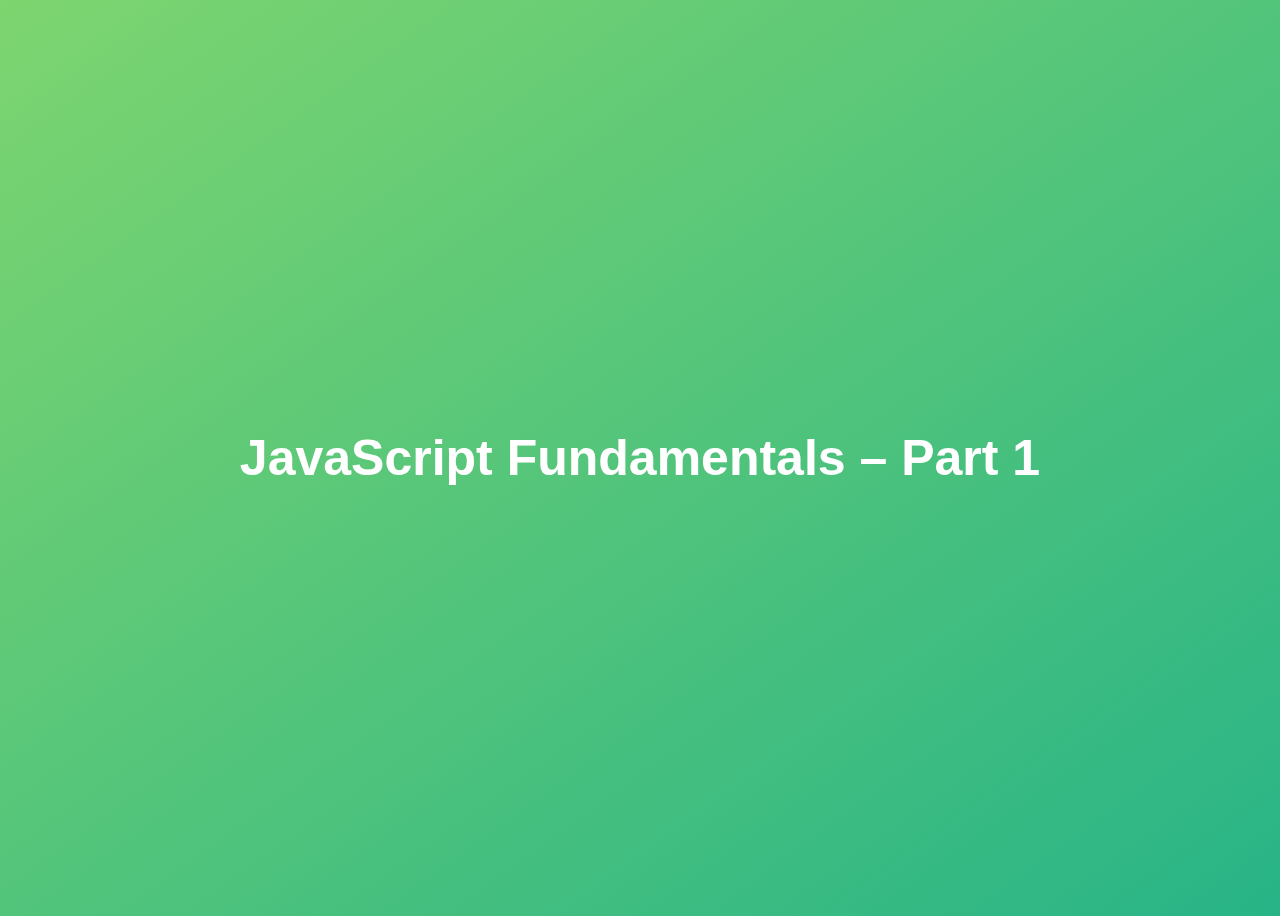
<file: 01-Fundamentals-Part-1/index.html>
<!DOCTYPE html>
<html lang="en">
  <head>
    <meta charset="UTF-8" />
    <meta name="viewport" content="width=device-width, initial-scale=1.0" />
    <meta http-equiv="X-UA-Compatible" content="ie=edge" />
    <title>JavaScript Fundamentals – Part 1</title>
    <style>
      body {
        height: 100vh;
        display: flex;
        align-items: center;
        background: linear-gradient(to top left, #28b487, #7dd56f);
      }
      h1 {
        font-family: sans-serif;
        font-size: 50px;
        line-height: 1.3;
        width: 100%;
        padding: 30px;
        text-align: center;
        color: white;
      }
    </style>
  </head>
  <script src="script.js"></script>
  <body>
    <h1>JavaScript Fundamentals – Part 1</h1>
  </body>
</html>
</file>
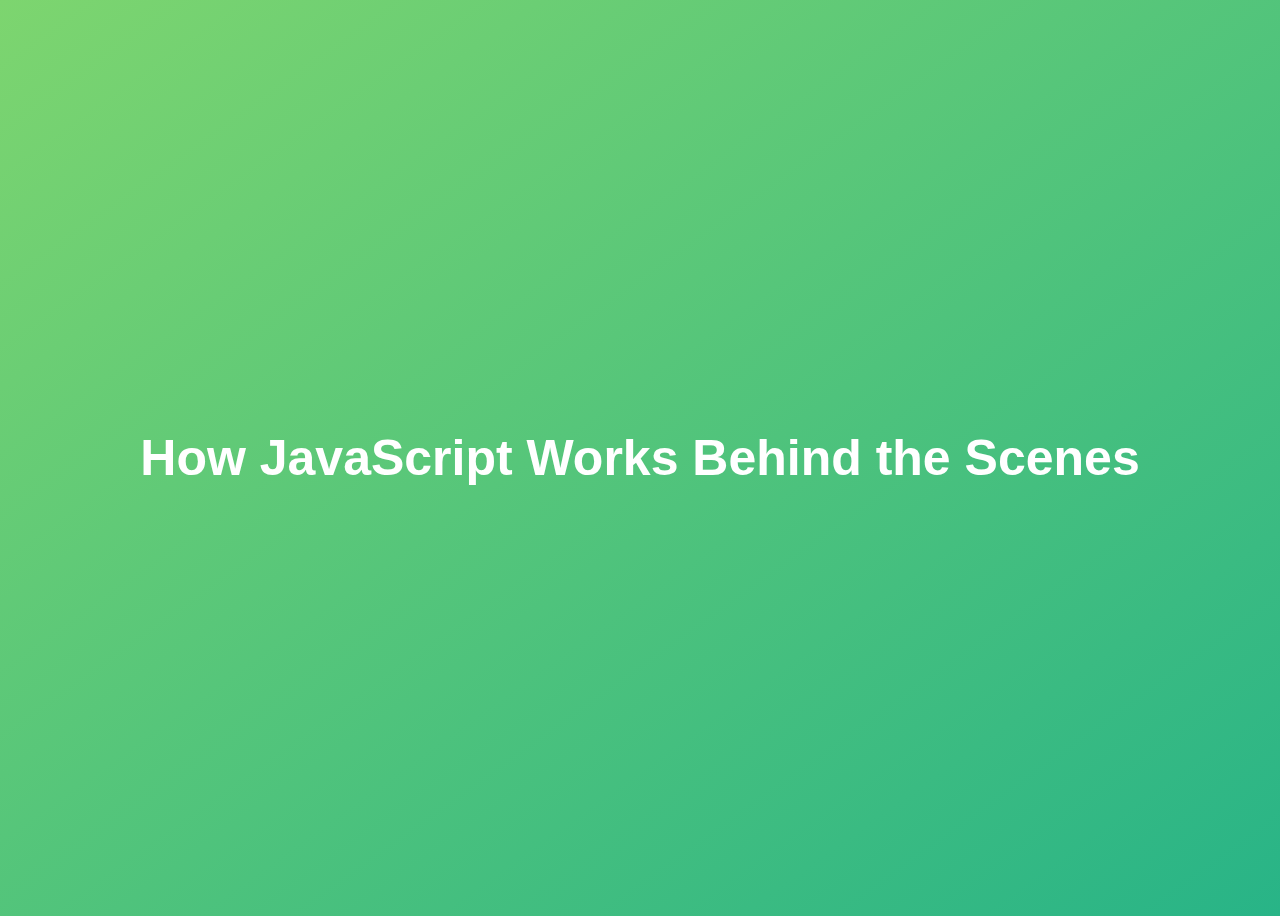
<file: 08-Behind-the-Scenes/index.html>
<!DOCTYPE html>
<html lang="en">
  <head>
    <meta charset="UTF-8" />
    <meta name="viewport" content="width=device-width, initial-scale=1.0" />
    <meta http-equiv="X-UA-Compatible" content="ie=edge" />
    <title>How JavaScript Works Behind the Scenes</title>
    <style>
      body {
        height: 100vh;
        display: flex;
        align-items: center;
        background: linear-gradient(to top left, #28b487, #7dd56f);
      }
      h1 {
        font-family: sans-serif;
        font-size: 50px;
        line-height: 1.3;
        width: 100%;
        padding: 30px;
        text-align: center;
        color: white;
      }
    </style>
  </head>
  <body>
    <h1>How JavaScript Works Behind the Scenes</h1>
    <script src="script.js"></script>
  </body>
</html>
</file>
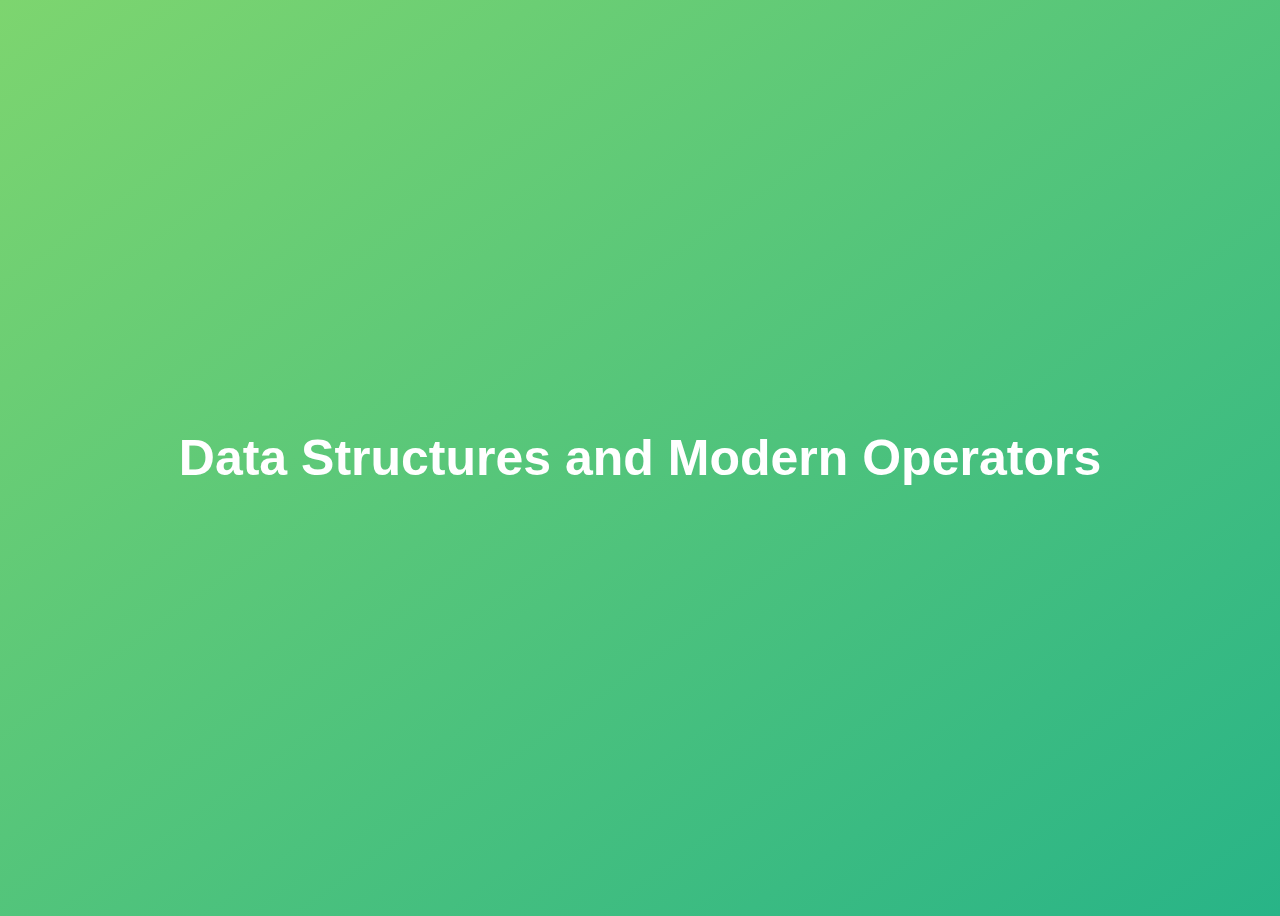
<file: 09-Data-Structures-Operators/index.html>
<!DOCTYPE html>
<html lang="en">
  <head>
    <meta charset="UTF-8" />
    <meta name="viewport" content="width=device-width, initial-scale=1.0" />
    <meta http-equiv="X-UA-Compatible" content="ie=edge" />
    <title>Data Structures and Modern Operators</title>
    <style>
      body {
        height: 100vh;
        display: flex;
        align-items: center;
        background: linear-gradient(to top left, #28b487, #7dd56f);
      }
      h1 {
        font-family: sans-serif;
        font-size: 50px;
        line-height: 1.3;
        width: 100%;
        padding: 30px;
        text-align: center;
        color: white;
      }
      button {
        width: 50px;
        height: 20px;
        margin: 10px;
      }
      textarea {
        width: 300px;
        height: 100px;
      }
    </style>
  </head>
  <body>
    <h1>Data Structures and Modern Operators</h1>
    <script src="script.js"></script>
  </body>
</html>
</file>
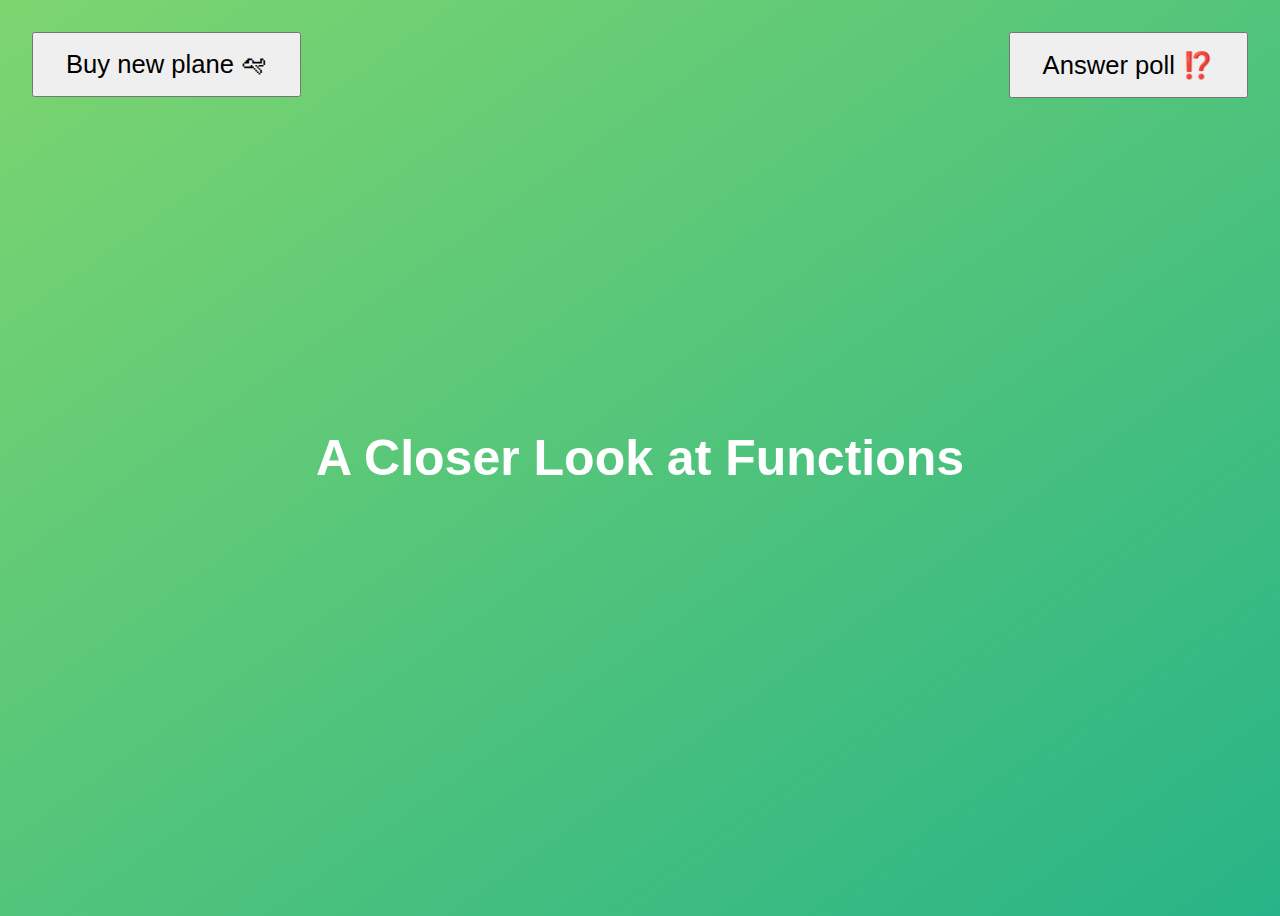
<file: 10-Functions/index.html>
<!DOCTYPE html>
<html lang="en">
  <head>
    <meta charset="UTF-8" />
    <meta name="viewport" content="width=device-width, initial-scale=1.0" />
    <meta http-equiv="X-UA-Compatible" content="ie=edge" />
    <title>A Closer Look at Functions</title>
    <style>
      body {
        height: 100vh;
        display: flex;
        align-items: center;
        background: linear-gradient(to top left, #28b487, #7dd56f);
      }
      h1 {
        font-family: sans-serif;
        font-size: 50px;
        line-height: 1.3;
        width: 100%;
        padding: 30px;
        text-align: center;
        color: white;
      }
      .buy,
      .poll {
        font-size: 1.6rem;
        padding: 1rem 2rem;
        position: absolute;
        top: 2rem;
      }
      .buy {
        left: 2rem;
      }
      .poll {
        right: 2rem;
      }
    </style>
  </head>
  <body>
    <h1>A Closer Look at Functions</h1>
    <button class="buy">Buy new plane 🛩</button>
    <button class="poll">Answer poll ⁉️</button>
    <script src="script.js"></script>
  </body>
</html>
</file>
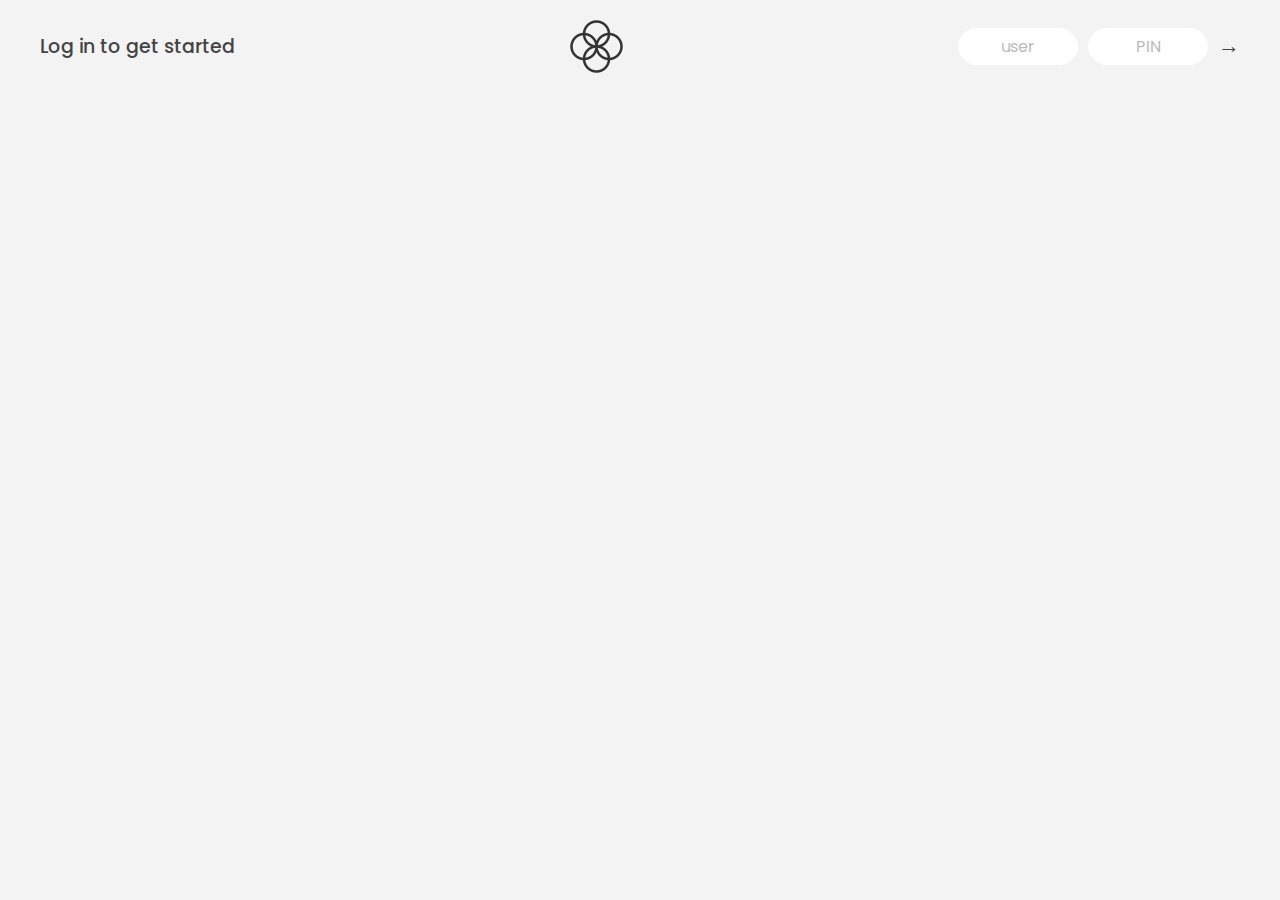
<file: 11-Arrays-Bankist/index.html>
<!DOCTYPE html>
<html lang="en">
  <head>
    <meta charset="UTF-8" />
    <meta name="viewport" content="width=device-width, initial-scale=1.0" />
    <meta http-equiv="X-UA-Compatible" content="ie=edge" />
    <link rel="shortcut icon" type="image/png" href="/icon.png" />

    <link
      href="https://fonts.googleapis.com/css?family=Poppins:400,500,600&display=swap"
      rel="stylesheet"
    />

    <link rel="stylesheet" href="style.css" />
    <title>Bankist</title>
  </head>
  <body>
    <!-- TOP NAVIGATION -->
    <nav>
      <p class="welcome">Log in to get started</p>
      <img src="logo.png" alt="Logo" class="logo" />
      <form class="login">
        <input
          type="text"
          placeholder="user"
          class="login__input login__input--user"
        />
        <!-- In practice, use type="password" -->
        <input
          type="text"
          placeholder="PIN"
          maxlength="4"
          class="login__input login__input--pin"
        />
        <button class="login__btn">&rarr;</button>
      </form>
    </nav>

    <main class="app">
      <!-- BALANCE -->
      <div class="balance">
        <div>
          <p class="balance__label">Current balance</p>
          <p class="balance__date">
            As of <span class="date">05/03/2037</span>
          </p>
        </div>
        <p class="balance__value">0000€</p>
      </div>

      <!-- MOVEMENTS -->
      <div class="movements">
        <div class="movements__row">
          <div class="movements__type movements__type--deposit">2 deposit</div>
          <div class="movements__date">3 days ago</div>
          <div class="movements__value">4 000€</div>
        </div>
        <div class="movements__row">
          <div class="movements__type movements__type--withdrawal">
            1 withdrawal
          </div>
          <div class="movements__date">24/01/2037</div>
          <div class="movements__value">-378€</div>
        </div>
      </div>

      <!-- SUMMARY -->
      <div class="summary">
        <p class="summary__label">In</p>
        <p class="summary__value summary__value--in">0000€</p>
        <p class="summary__label">Out</p>
        <p class="summary__value summary__value--out">0000€</p>
        <p class="summary__label">Interest</p>
        <p class="summary__value summary__value--interest">0000€</p>
        <button class="btn--sort">&downarrow; SORT</button>
      </div>

      <!-- OPERATION: TRANSFERS -->
      <div class="operation operation--transfer">
        <h2>Transfer money</h2>
        <form class="form form--transfer">
          <input type="text" class="form__input form__input--to" />
          <input type="number" class="form__input form__input--amount" />
          <button class="form__btn form__btn--transfer">&rarr;</button>
          <label class="form__label">Transfer to</label>
          <label class="form__label">Amount</label>
        </form>
      </div>

      <!-- OPERATION: LOAN -->
      <div class="operation operation--loan">
        <h2>Request loan</h2>
        <form class="form form--loan">
          <input type="number" class="form__input form__input--loan-amount" />
          <button class="form__btn form__btn--loan">&rarr;</button>
          <label class="form__label form__label--loan">Amount</label>
        </form>
      </div>

      <!-- OPERATION: CLOSE -->
      <div class="operation operation--close">
        <h2>Close account</h2>
        <form class="form form--close">
          <input type="text" class="form__input form__input--user" />
          <input
            type="password"
            maxlength="6"
            class="form__input form__input--pin"
          />
          <button class="form__btn form__btn--close">&rarr;</button>
          <label class="form__label">Confirm user</label>
          <label class="form__label">Confirm PIN</label>
        </form>
      </div>

      <!-- LOGOUT TIMER -->
      <p class="logout-timer">
        You will be logged out in <span class="timer">05:00</span>
      </p>
    </main>

    <!-- <footer>
      &copy; by Jonas Schmedtmann. Don't claim as your own :)
    </footer> -->

    <script src="script.js"></script>
  </body>
</html>
</file>
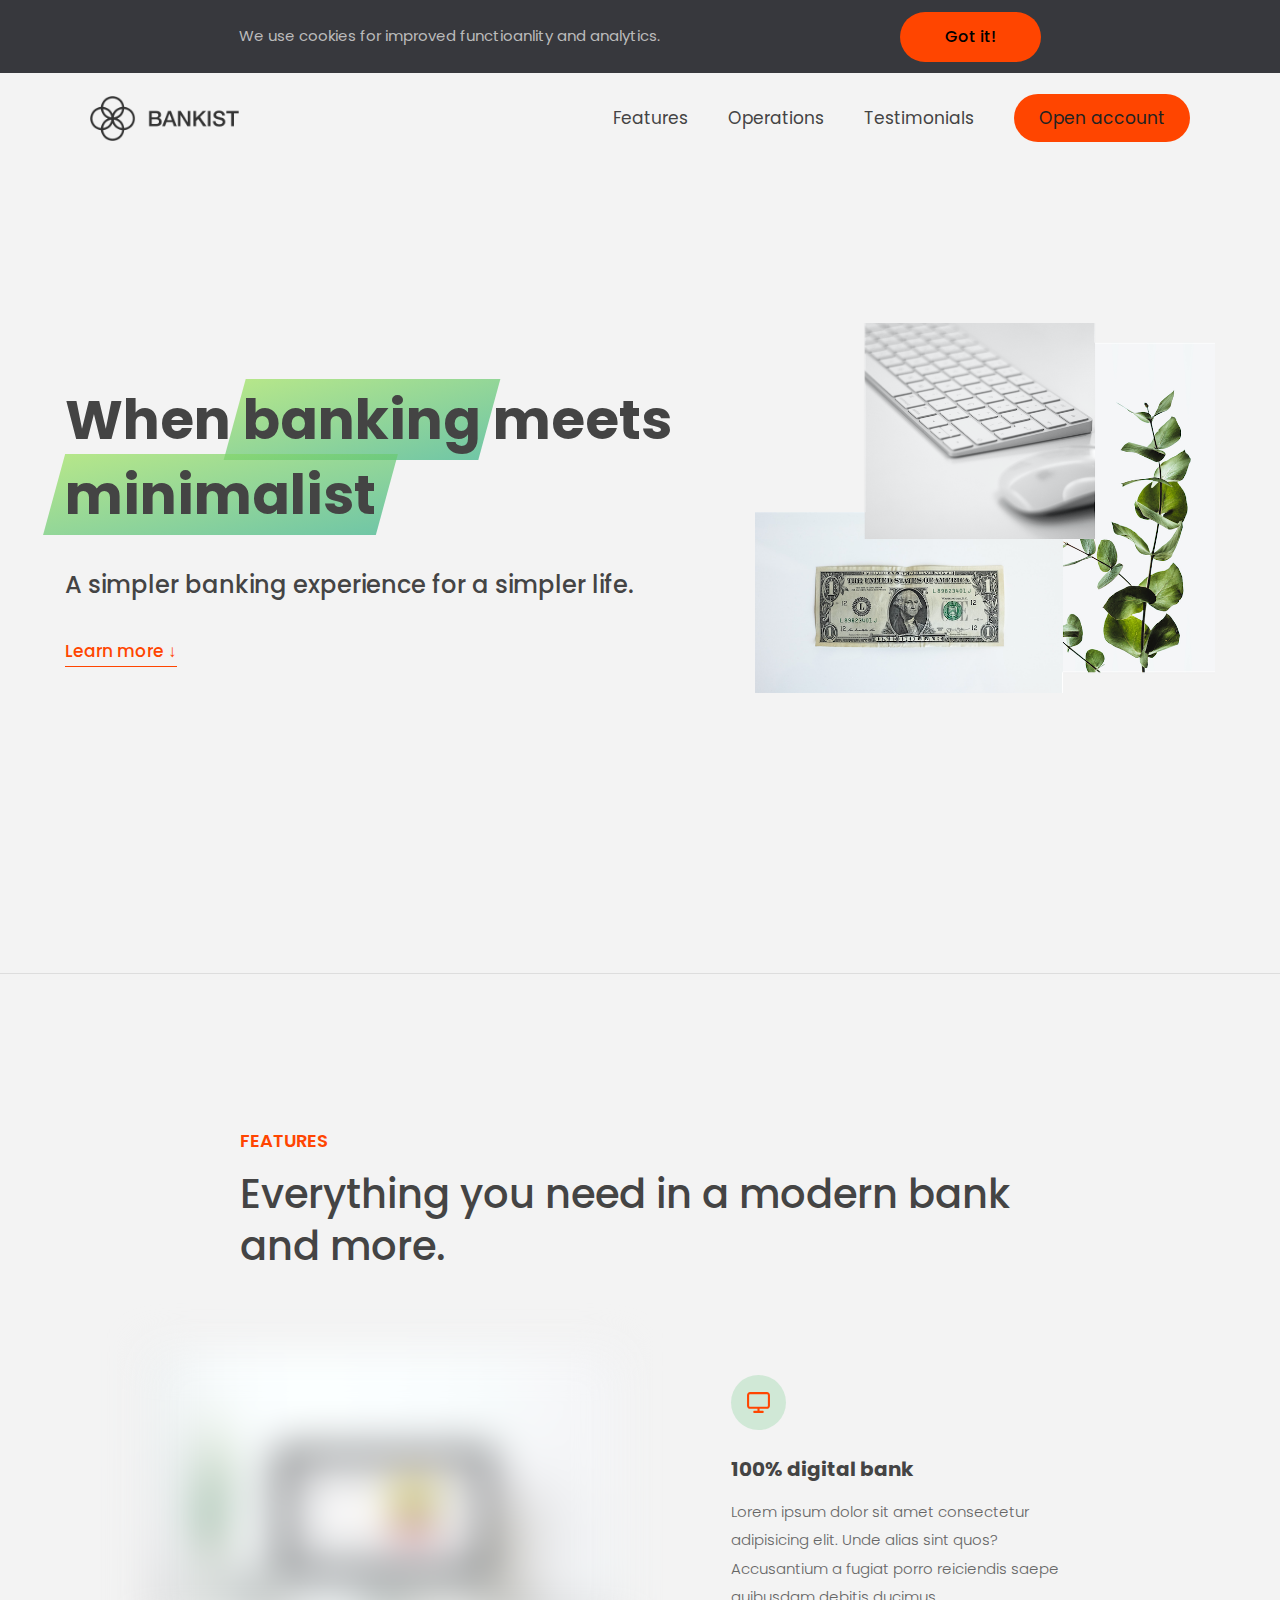
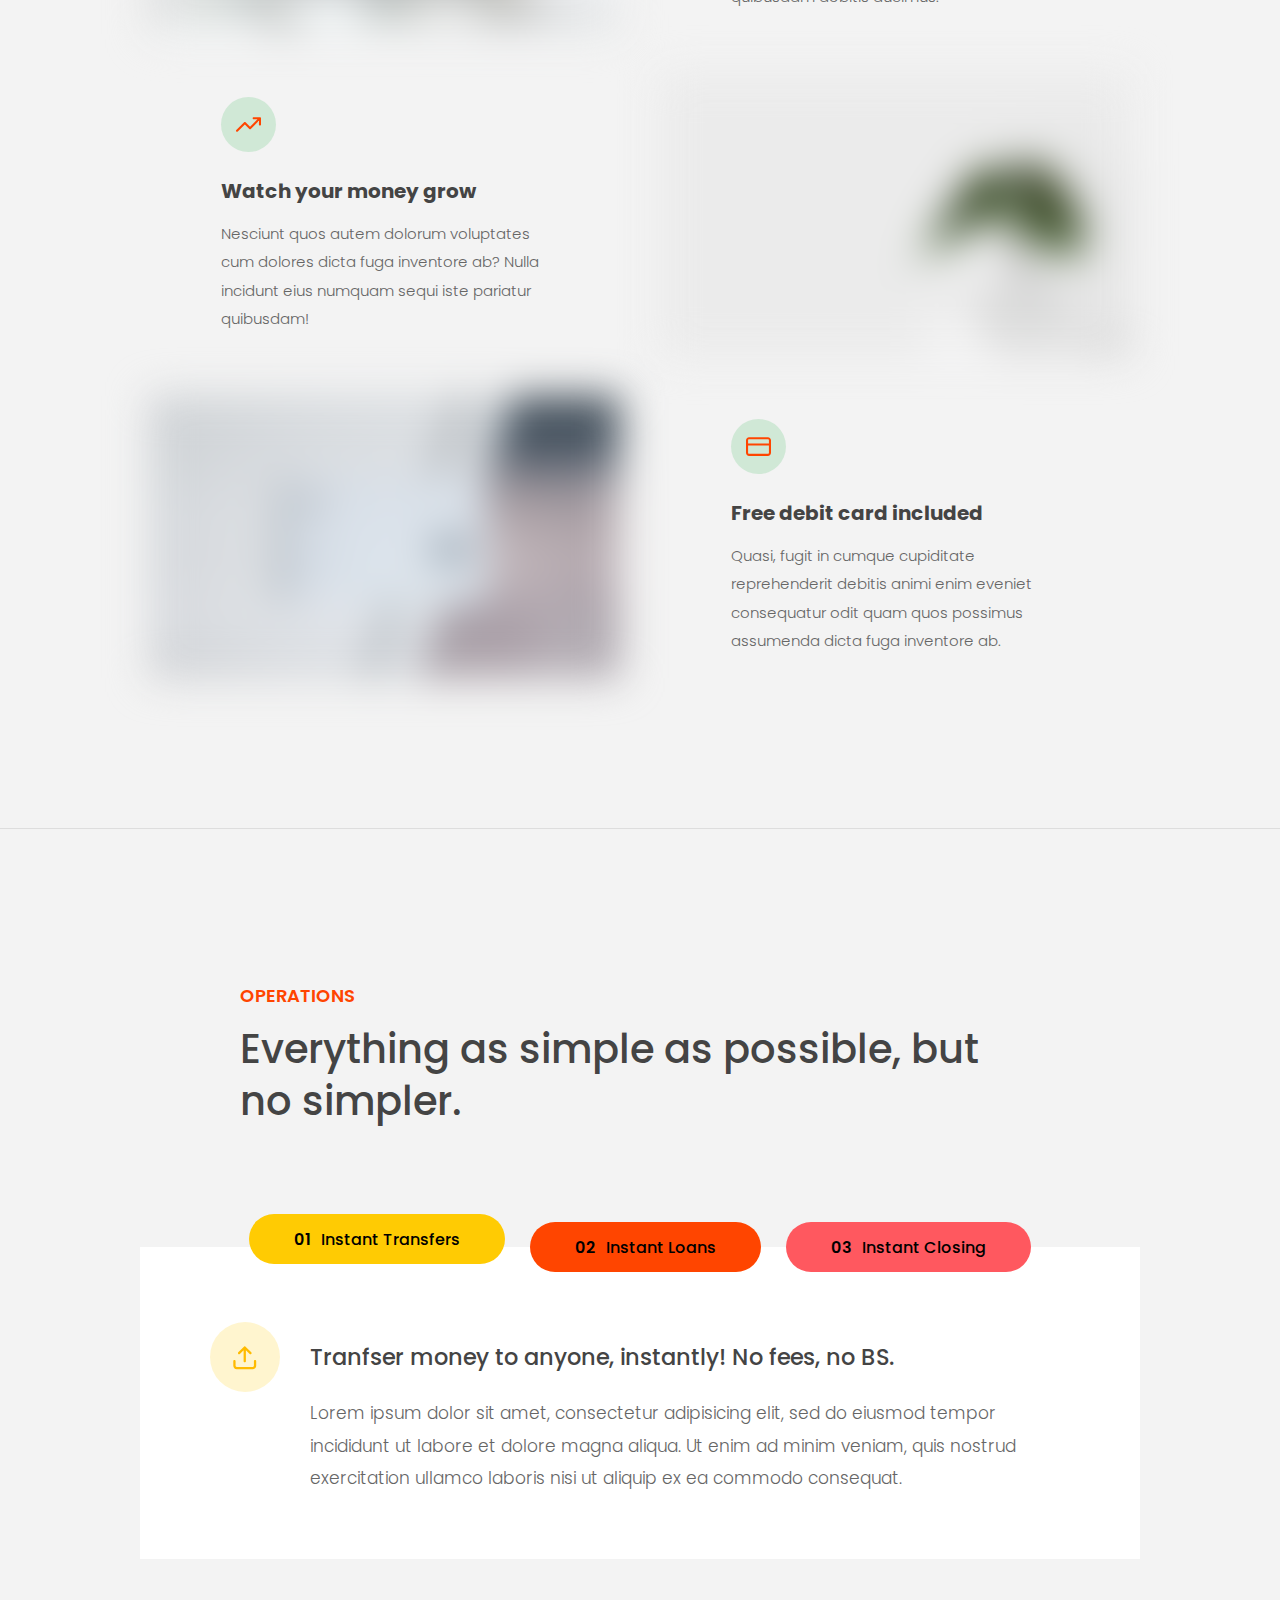
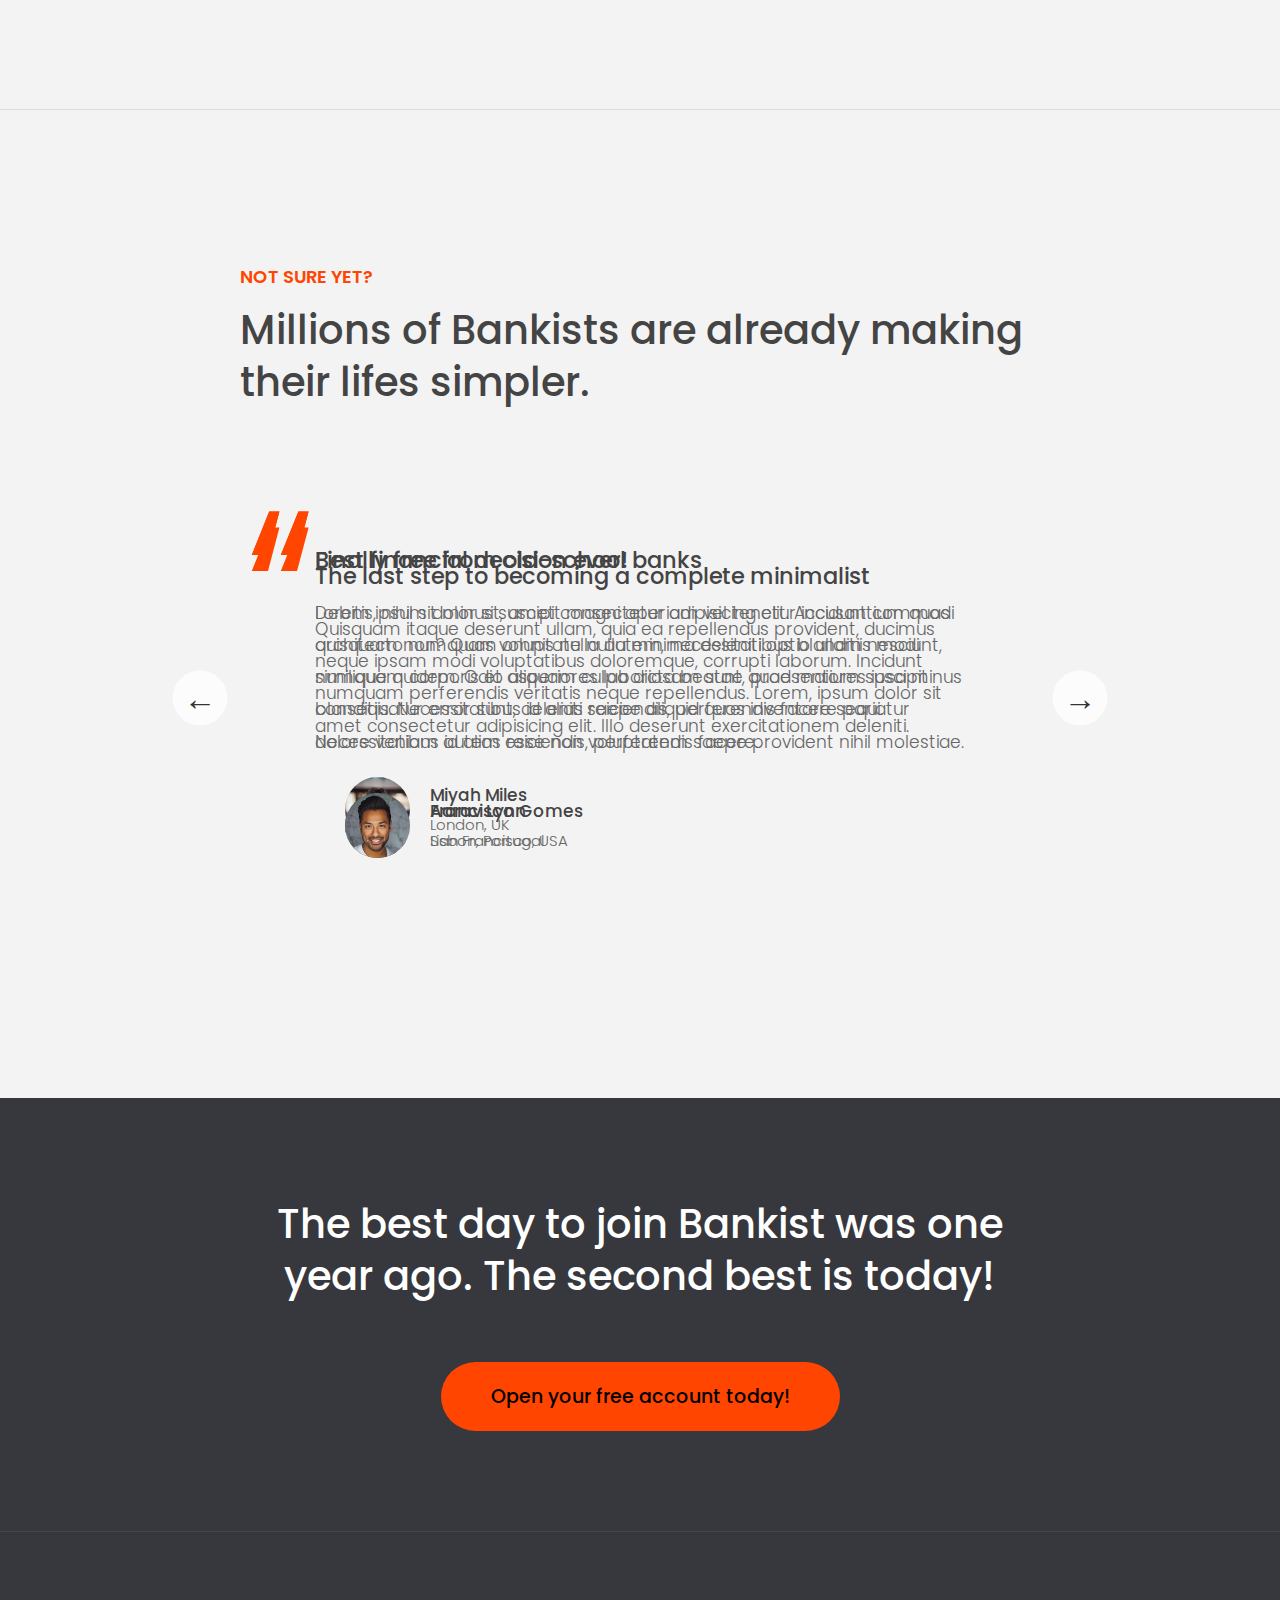
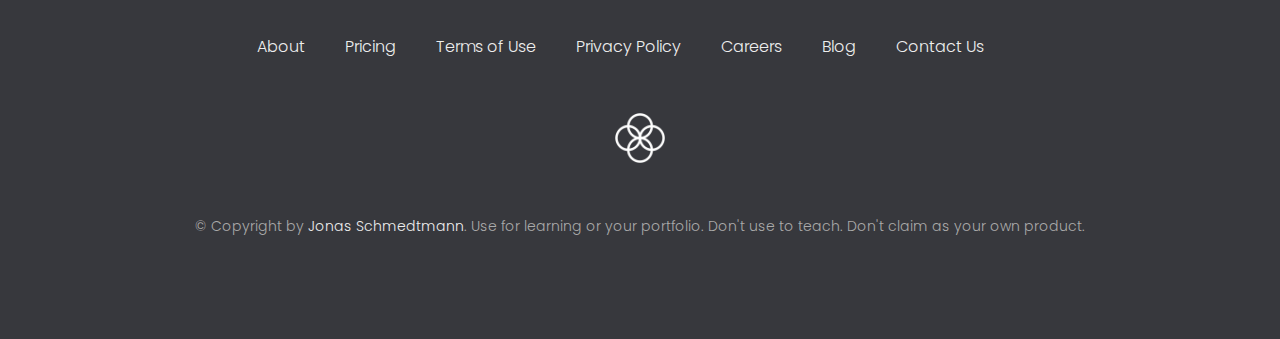
<file: 13-Advanced-DOM-Bankist/index.html>
<!DOCTYPE html>
<html lang="en">
  <head>
    <meta charset="UTF-8" />
    <meta name="viewport" content="width=device-width, initial-scale=1.0" />
    <meta http-equiv="X-UA-Compatible" content="ie=edge" />
    <link rel="shortcut icon" type="image/png" href="img/icon.png" />

    <link
      href="https://fonts.googleapis.com/css?family=Poppins:300,400,500,600&display=swap"
      rel="stylesheet"
    />
    <link rel="stylesheet" href="style.css" />
    <title>Bankist | When Banking meets Minimalist</title>
  </head>
  <body>
    <header class="header">
      <nav class="nav">
        <img
          src="img/logo.png"
          alt="Bankist logo"
          class="nav__logo"
          id="logo"
        />
        <ul class="nav__links">
          <li class="nav__item">
            <a class="nav__link" href="#section--1">Features</a>
          </li>
          <li class="nav__item">
            <a class="nav__link" href="#section--2">Operations</a>
          </li>
          <li class="nav__item">
            <a class="nav__link" href="#section--3">Testimonials</a>
          </li>
          <li class="nav__item">
            <a class="nav__link nav__link--btn btn--show-modal" href="#"
              >Open account</a
            >
          </li>
        </ul>
      </nav>

      <div class="header__title">
        <h1>
          When
          <!-- Green highlight effect -->
          <span class="highlight">banking</span>
          meets<br />
          <span class="highlight">minimalist</span>
        </h1>
        <h4>A simpler banking experience for a simpler life.</h4>
        <button class="btn--text btn--scroll-to">Learn more &DownArrow;</button>
        <img
          src="img/hero.png"
          class="header__img"
          alt="Minimalist bank items"
        />
      </div>
    </header>

    <section class="section" id="section--1">
      <div class="section__title">
        <h2 class="section__description">Features</h2>
        <h3 class="section__header">
          Everything you need in a modern bank and more.
        </h3>
      </div>

      <div class="features">
        <img
          src="img/digital-lazy.jpg"
          data-src="img/digital.jpg"
          alt="Computer"
          class="features__img lazy-img"
        />
        <div class="features__feature">
          <div class="features__icon">
            <svg>
              <use xlink:href="img/icons.svg#icon-monitor"></use>
            </svg>
          </div>
          <h5 class="features__header">100% digital bank</h5>
          <p>
            Lorem ipsum dolor sit amet consectetur adipisicing elit. Unde alias
            sint quos? Accusantium a fugiat porro reiciendis saepe quibusdam
            debitis ducimus.
          </p>
        </div>

        <div class="features__feature">
          <div class="features__icon">
            <svg>
              <use xlink:href="img/icons.svg#icon-trending-up"></use>
            </svg>
          </div>
          <h5 class="features__header">Watch your money grow</h5>
          <p>
            Nesciunt quos autem dolorum voluptates cum dolores dicta fuga
            inventore ab? Nulla incidunt eius numquam sequi iste pariatur
            quibusdam!
          </p>
        </div>
        <img
          src="img/grow-lazy.jpg"
          data-src="img/grow.jpg"
          alt="Plant"
          class="features__img lazy-img"
        />

        <img
          src="img/card-lazy.jpg"
          data-src="img/card.jpg"
          alt="Credit card"
          class="features__img lazy-img"
        />
        <div class="features__feature">
          <div class="features__icon">
            <svg>
              <use xlink:href="img/icons.svg#icon-credit-card"></use>
            </svg>
          </div>
          <h5 class="features__header">Free debit card included</h5>
          <p>
            Quasi, fugit in cumque cupiditate reprehenderit debitis animi enim
            eveniet consequatur odit quam quos possimus assumenda dicta fuga
            inventore ab.
          </p>
        </div>
      </div>
    </section>

    <section class="section" id="section--2">
      <div class="section__title">
        <h2 class="section__description">Operations</h2>
        <h3 class="section__header">
          Everything as simple as possible, but no simpler.
        </h3>
      </div>

      <div class="operations">
        <div class="operations__tab-container">
          <button
            class="btn operations__tab operations__tab--1 operations__tab--active"
            data-tab="1"
          >
            <span>01</span>Instant Transfers
          </button>
          <button class="btn operations__tab operations__tab--2" data-tab="2">
            <span>02</span>Instant Loans
          </button>
          <button class="btn operations__tab operations__tab--3" data-tab="3">
            <span>03</span>Instant Closing
          </button>
        </div>
        <div
          class="operations__content operations__content--1 operations__content--active"
        >
          <div class="operations__icon operations__icon--1">
            <svg>
              <use xlink:href="img/icons.svg#icon-upload"></use>
            </svg>
          </div>
          <h5 class="operations__header">
            Tranfser money to anyone, instantly! No fees, no BS.
          </h5>
          <p>
            Lorem ipsum dolor sit amet, consectetur adipisicing elit, sed do
            eiusmod tempor incididunt ut labore et dolore magna aliqua. Ut enim
            ad minim veniam, quis nostrud exercitation ullamco laboris nisi ut
            aliquip ex ea commodo consequat.
          </p>
        </div>

        <div class="operations__content operations__content--2">
          <div class="operations__icon operations__icon--2">
            <svg>
              <use xlink:href="img/icons.svg#icon-home"></use>
            </svg>
          </div>
          <h5 class="operations__header">
            Buy a home or make your dreams come true, with instant loans.
          </h5>
          <p>
            Duis aute irure dolor in reprehenderit in voluptate velit esse
            cillum dolore eu fugiat nulla pariatur. Excepteur sint occaecat
            cupidatat non proident, sunt in culpa qui officia deserunt mollit
            anim id est laborum.
          </p>
        </div>
        <div class="operations__content operations__content--3">
          <div class="operations__icon operations__icon--3">
            <svg>
              <use xlink:href="img/icons.svg#icon-user-x"></use>
            </svg>
          </div>
          <h5 class="operations__header">
            No longer need your account? No problem! Close it instantly.
          </h5>
          <p>
            Excepteur sint occaecat cupidatat non proident, sunt in culpa qui
            officia deserunt mollit anim id est laborum. Ut enim ad minim
            veniam, quis nostrud exercitation ullamco laboris nisi ut aliquip ex
            ea commodo consequat.
          </p>
        </div>
      </div>
    </section>

    <section class="section" id="section--3">
      <div class="section__title section__title--testimonials">
        <h2 class="section__description">Not sure yet?</h2>
        <h3 class="section__header">
          Millions of Bankists are already making their lifes simpler.
        </h3>
      </div>

      <div class="slider">
        <div class="slide slide--1">
          <div class="testimonial">
            <h5 class="testimonial__header">Best financial decision ever!</h5>
            <blockquote class="testimonial__text">
              Lorem ipsum dolor sit, amet consectetur adipisicing elit.
              Accusantium quas quisquam non? Quas voluptate nulla minima
              deleniti optio ullam nesciunt, numquam corporis et asperiores
              laboriosam sunt, praesentium suscipit blanditiis. Necessitatibus
              id alias reiciendis, perferendis facere pariatur dolore veniam
              autem esse non voluptatem saepe provident nihil molestiae.
            </blockquote>
            <address class="testimonial__author">
              <img src="img/user-1.jpg" alt="" class="testimonial__photo" />
              <h6 class="testimonial__name">Aarav Lynn</h6>
              <p class="testimonial__location">San Francisco, USA</p>
            </address>
          </div>
        </div>

        <div class="slide slide--2">
          <div class="testimonial">
            <h5 class="testimonial__header">
              The last step to becoming a complete minimalist
            </h5>
            <blockquote class="testimonial__text">
              Quisquam itaque deserunt ullam, quia ea repellendus provident,
              ducimus neque ipsam modi voluptatibus doloremque, corrupti
              laborum. Incidunt numquam perferendis veritatis neque repellendus.
              Lorem, ipsum dolor sit amet consectetur adipisicing elit. Illo
              deserunt exercitationem deleniti.
            </blockquote>
            <address class="testimonial__author">
              <img src="img/user-2.jpg" alt="" class="testimonial__photo" />
              <h6 class="testimonial__name">Miyah Miles</h6>
              <p class="testimonial__location">London, UK</p>
            </address>
          </div>
        </div>

        <div class="slide slide--3">
          <div class="testimonial">
            <h5 class="testimonial__header">
              Finally free from old-school banks
            </h5>
            <blockquote class="testimonial__text">
              Debitis, nihil sit minus suscipit magni aperiam vel tenetur
              incidunt commodi architecto numquam omnis nulla autem,
              necessitatibus blanditiis modi similique quidem. Odio aliquam
              culpa dicta beatae quod maiores ipsa minus consequatur error sunt,
              deleniti saepe aliquid quos inventore sequi. Necessitatibus id
              alias reiciendis, perferendis facere.
            </blockquote>
            <address class="testimonial__author">
              <img src="img/user-3.jpg" alt="" class="testimonial__photo" />
              <h6 class="testimonial__name">Francisco Gomes</h6>
              <p class="testimonial__location">Lisbon, Portugal</p>
            </address>
          </div>
        </div>

        <!-- <div class="slide"><img src="img/img-1.jpg" alt="Photo 1" /></div>
        <div class="slide"><img src="img/img-2.jpg" alt="Photo 2" /></div>
        <div class="slide"><img src="img/img-3.jpg" alt="Photo 3" /></div>
        <div class="slide"><img src="img/img-4.jpg" alt="Photo 4" /></div> -->
        <button class="slider__btn slider__btn--left">&larr;</button>
        <button class="slider__btn slider__btn--right">&rarr;</button>
        <div class="dots"></div>
      </div>
    </section>

    <section class="section section--sign-up">
      <div class="section__title">
        <h3 class="section__header">
          The best day to join Bankist was one year ago. The second best is
          today!
        </h3>
      </div>
      <button class="btn btn--show-modal">Open your free account today!</button>
    </section>

    <footer class="footer">
      <ul class="footer__nav">
        <li class="footer__item">
          <a class="footer__link" href="#">About</a>
        </li>
        <li class="footer__item">
          <a class="footer__link" href="#">Pricing</a>
        </li>
        <li class="footer__item">
          <a class="footer__link" href="#">Terms of Use</a>
        </li>
        <li class="footer__item">
          <a class="footer__link" href="#">Privacy Policy</a>
        </li>
        <li class="footer__item">
          <a class="footer__link" href="#">Careers</a>
        </li>
        <li class="footer__item">
          <a class="footer__link" href="#">Blog</a>
        </li>
        <li class="footer__item">
          <a class="footer__link" href="#">Contact Us</a>
        </li>
      </ul>
      <img src="img/icon.png" alt="Logo" class="footer__logo" />
      <p class="footer__copyright">
        &copy; Copyright by
        <a
          class="footer__link twitter-link"
          target="_blank"
          href="https://twitter.com/jonasschmedtman"
          >Jonas Schmedtmann</a
        >. Use for learning or your portfolio. Don't use to teach. Don't claim
        as your own product.
      </p>
    </footer>

    <div class="modal hidden">
      <button class="btn--close-modal">&times;</button>
      <h2 class="modal__header">
        Open your bank account <br />
        in just <span class="highlight">5 minutes</span>
      </h2>
      <form class="modal__form">
        <label>First Name</label>
        <input type="text" />
        <label>Last Name</label>
        <input type="text" />
        <label>Email Address</label>
        <input type="email" />
        <button class="btn">Next step &rarr;</button>
      </form>
    </div>
    <div class="overlay hidden"></div>

    <script src="script.js"></script>
  </body>
</html>
</file>
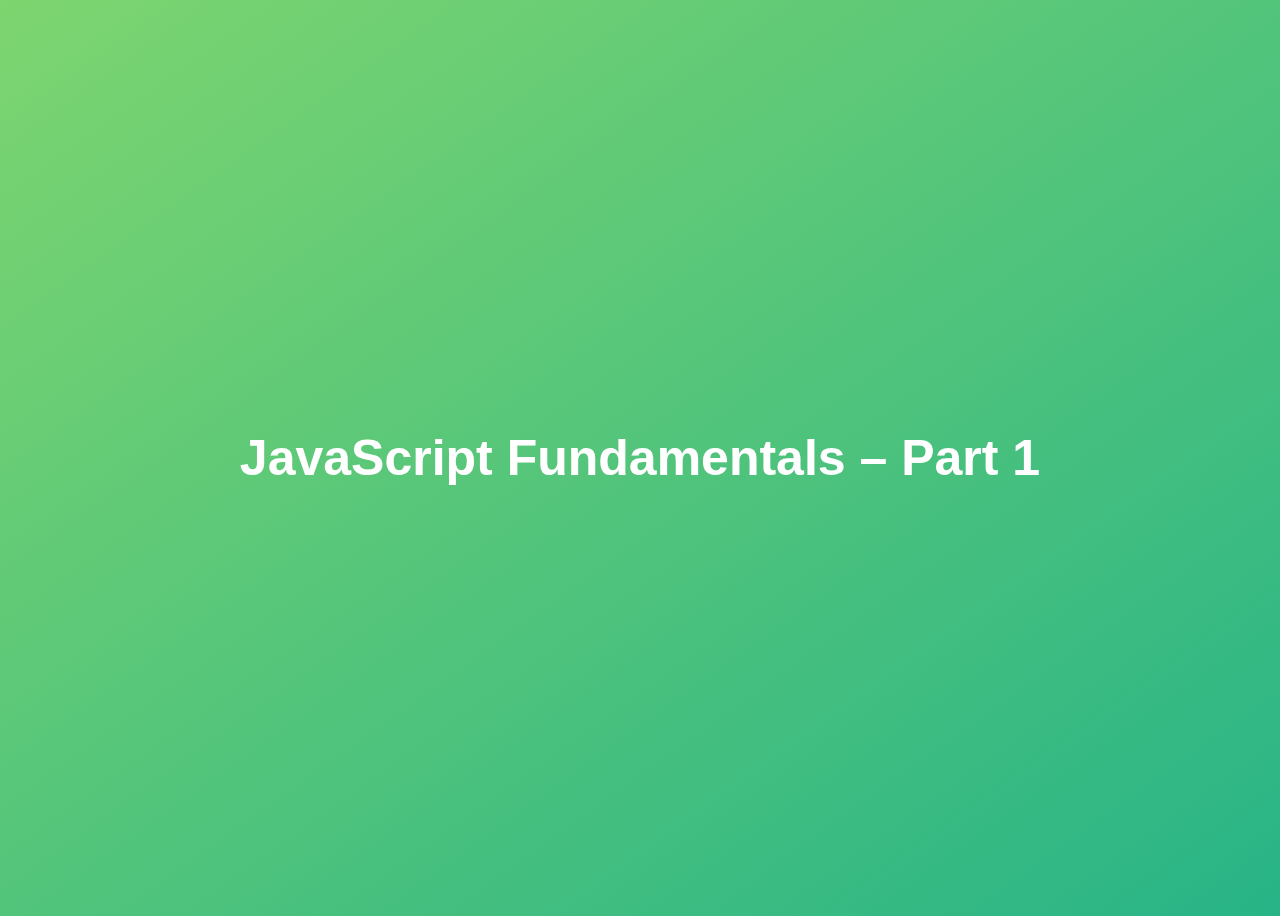
<file: 01-Fundamentals-Part-1/final/index.html>
<!DOCTYPE html>
<html lang="en">
  <head>
    <meta charset="UTF-8" />
    <meta name="viewport" content="width=device-width, initial-scale=1.0" />
    <meta http-equiv="X-UA-Compatible" content="ie=edge" />
    <title>JavaScript Fundamentals – Part 1</title>
    <style>
      body {
        height: 100vh;
        display: flex;
        align-items: center;
        background: linear-gradient(to top left, #28b487, #7dd56f);
      }
      h1 {
        font-family: sans-serif;
        font-size: 50px;
        line-height: 1.3;
        width: 100%;
        padding: 30px;
        text-align: center;
        color: white;
      }
    </style>
  </head>
  <body>
    <h1>JavaScript Fundamentals – Part 1</h1>

    <script src="script.js"></script>
  </body>
</html>
</file>
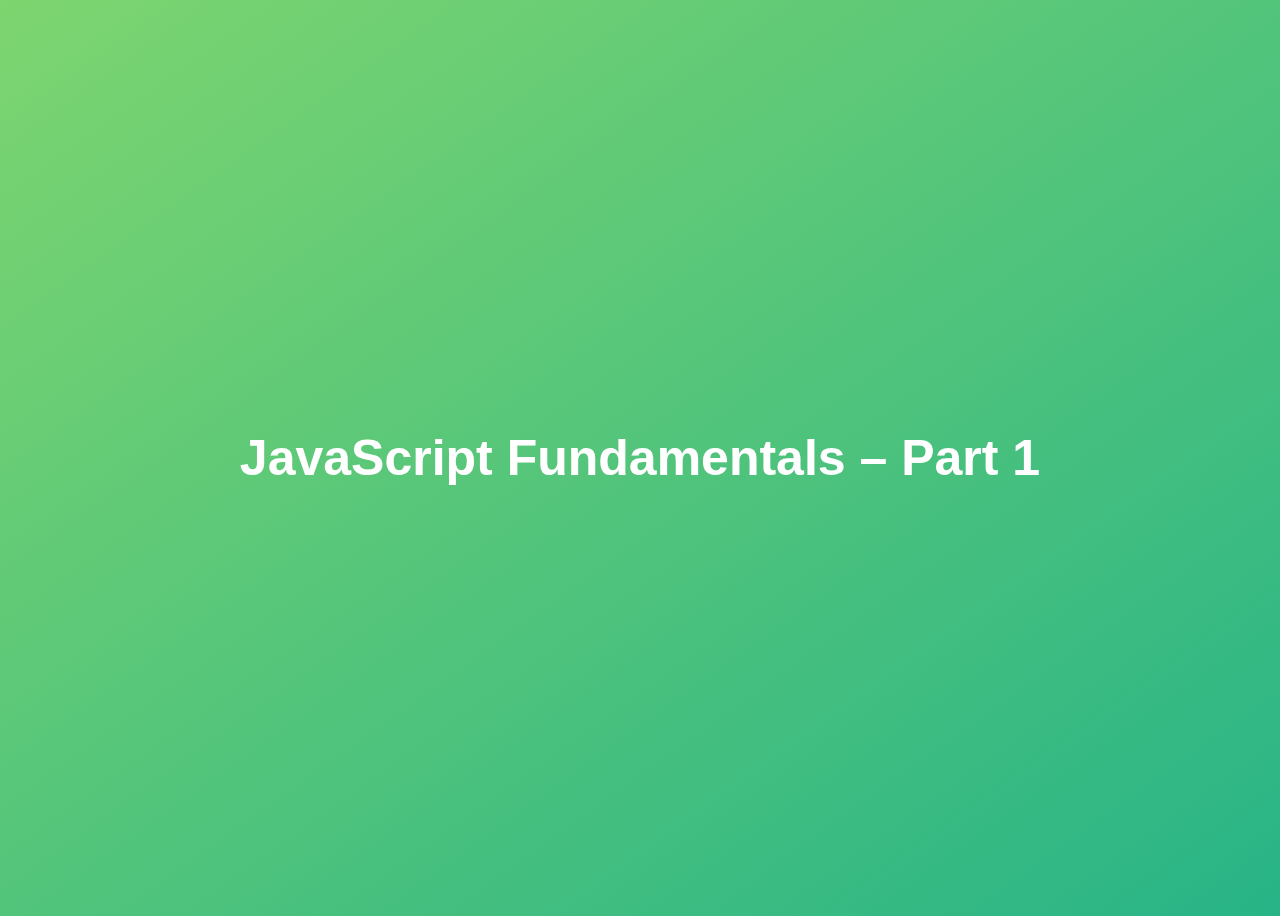
<file: 01-Fundamentals-Part-1/starter/index.html>
<!DOCTYPE html>
<html lang="en">
  <head>
    <meta charset="UTF-8" />
    <meta name="viewport" content="width=device-width, initial-scale=1.0" />
    <meta http-equiv="X-UA-Compatible" content="ie=edge" />
    <title>JavaScript Fundamentals – Part 1</title>
    <style>
      body {
        height: 100vh;
        display: flex;
        align-items: center;
        background: linear-gradient(to top left, #28b487, #7dd56f);
      }
      h1 {
        font-family: sans-serif;
        font-size: 50px;
        line-height: 1.3;
        width: 100%;
        padding: 30px;
        text-align: center;
        color: white;
      }
    </style>
  </head>
  <body>
    <h1>JavaScript Fundamentals – Part 1</h1>
  </body>
</html>
</file>
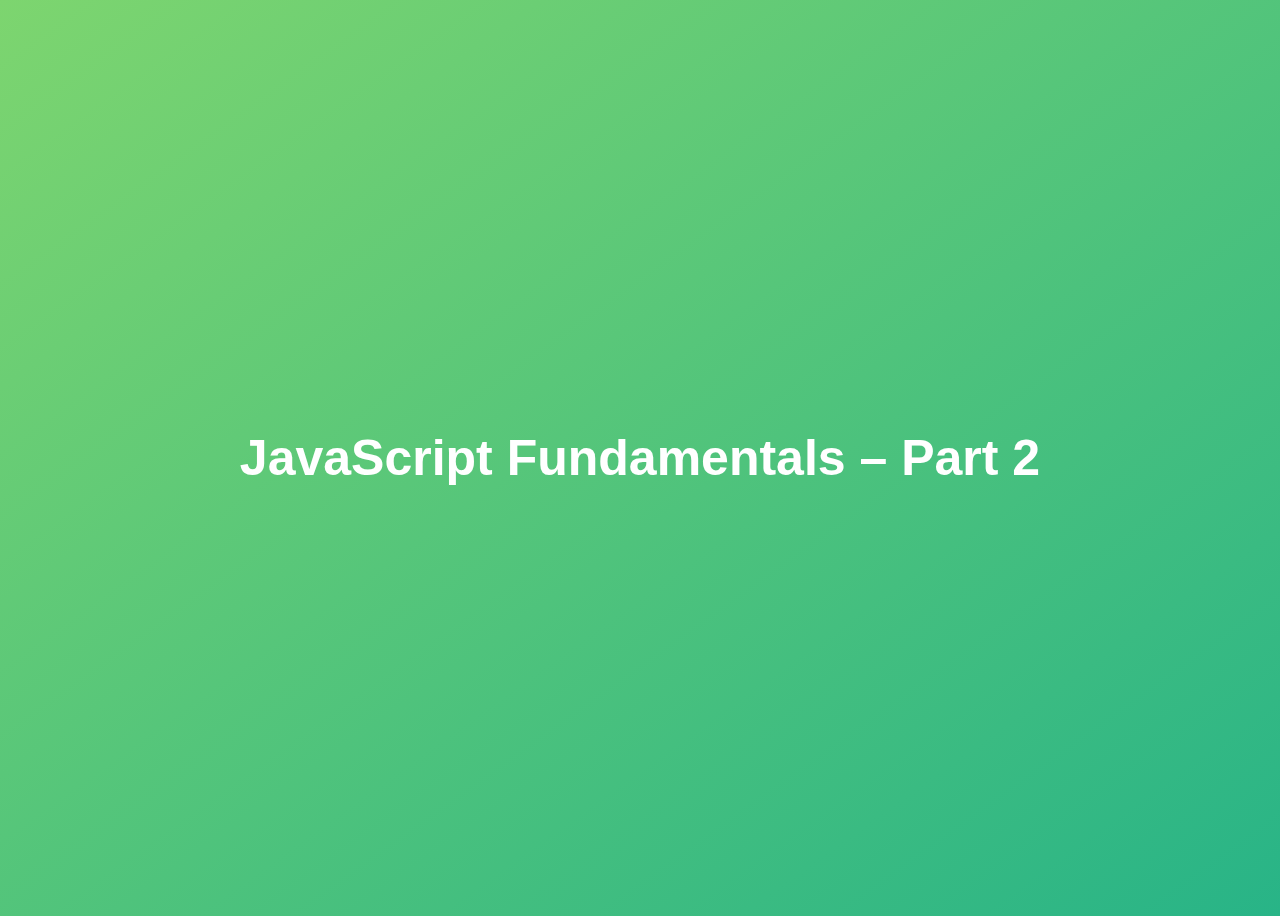
<file: 02-Fundamentals-Part-2/final/index.html>
<!DOCTYPE html>
<html lang="en">
  <head>
    <meta charset="UTF-8" />
    <meta name="viewport" content="width=device-width, initial-scale=1.0" />
    <meta http-equiv="X-UA-Compatible" content="ie=edge" />
    <title>JavaScript Fundamentals – Part 2</title>
    <style>
      body {
        height: 100vh;
        display: flex;
        align-items: center;
        background: linear-gradient(to top left, #28b487, #7dd56f);
      }
      h1 {
        font-family: sans-serif;
        font-size: 50px;
        line-height: 1.3;
        width: 100%;
        padding: 30px;
        text-align: center;
        color: white;
      }
    </style>
  </head>
  <body>
    <h1>JavaScript Fundamentals – Part 2</h1>
    <script src="script.js"></script>
  </body>
</html>
</file>
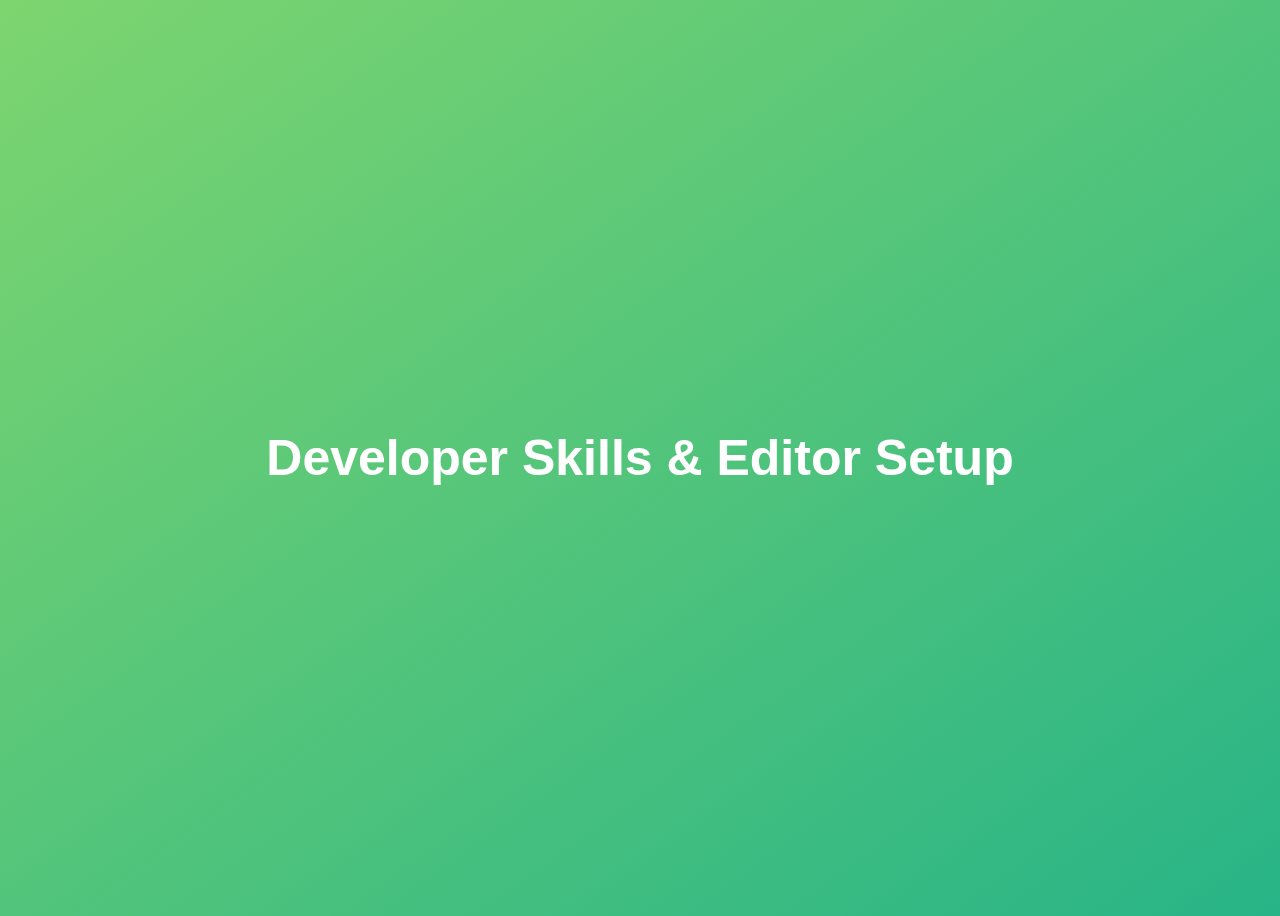
<file: 03-Developer-Skills/final/index.html>
<!DOCTYPE html>
<html lang="en">
  <head>
    <meta charset="UTF-8" />
    <meta name="viewport" content="width=device-width, initial-scale=1.0" />
    <meta http-equiv="X-UA-Compatible" content="ie=edge" />
    <title>Developer Skills & Editor Setup</title>
    <style>
      body {
        height: 100vh;
        display: flex;
        align-items: center;
        background: linear-gradient(to top left, #28b487, #7dd56f);
      }
      h1 {
        font-family: sans-serif;
        font-size: 50px;
        line-height: 1.3;
        width: 100%;
        padding: 30px;
        text-align: center;
        color: white;
      }
    </style>
  </head>
  <body>
    <h1>Developer Skills & Editor Setup</h1>
    <script src="script.js"></script>
  </body>
</html>
</file>
<file: 11-Arrays-Bankist/style.css>
/*
 * Use this CSS to learn some intersting techniques,
 * in case you're wondering how I built the UI.
 * Have fun! 😁
 */

* {
  margin: 0;
  padding: 0;
  box-sizing: inherit;
}

html {
  font-size: 62.5%;
  box-sizing: border-box;
}

body {
  font-family: 'Poppins', sans-serif;
  color: #444;
  background-color: #f3f3f3;
  height: 100vh;
  padding: 2rem;
}

nav {
  display: flex;
  justify-content: space-between;
  align-items: center;
  padding: 0 2rem;
}

.welcome {
  font-size: 1.9rem;
  font-weight: 500;
}

.logo {
  height: 5.25rem;
}

.login {
  display: flex;
}

.login__input {
  border: none;
  padding: 0.5rem 2rem;
  font-size: 1.6rem;
  font-family: inherit;
  text-align: center;
  width: 12rem;
  border-radius: 10rem;
  margin-right: 1rem;
  color: inherit;
  border: 1px solid #fff;
  transition: all 0.3s;
}

.login__input:focus {
  outline: none;
  border: 1px solid #ccc;
}

.login__input::placeholder {
  color: #bbb;
}

.login__btn {
  border: none;
  background: none;
  font-size: 2.2rem;
  color: inherit;
  cursor: pointer;
  transition: all 0.3s;
}

.login__btn:hover,
.login__btn:focus,
.btn--sort:hover,
.btn--sort:focus {
  outline: none;
  color: #777;
}

/* MAIN */
.app {
  position: relative;
  max-width: 100rem;
  margin: 4rem auto;
  display: grid;
  grid-template-columns: 4fr 3fr;
  grid-template-rows: auto repeat(3, 15rem) auto;
  gap: 2rem;

  /* NOTE This creates the fade in/out anumation */
  opacity: 0;
  transition: all 1s;
}

.balance {
  grid-column: 1 / span 2;
  display: flex;
  align-items: flex-end;
  justify-content: space-between;
  margin-bottom: 2rem;
}

.balance__label {
  font-size: 2.2rem;
  font-weight: 500;
  margin-bottom: -0.2rem;
}

.balance__date {
  font-size: 1.4rem;
  color: #888;
}

.balance__value {
  font-size: 4.5rem;
  font-weight: 400;
}

/* MOVEMENTS */
.movements {
  grid-row: 2 / span 3;
  background-color: #fff;
  border-radius: 1rem;
  overflow: scroll;
}

.movements__row {
  padding: 2.25rem 4rem;
  display: flex;
  align-items: center;
  border-bottom: 1px solid #eee;
}

.movements__type {
  font-size: 1.1rem;
  text-transform: uppercase;
  font-weight: 500;
  color: #fff;
  padding: 0.1rem 1rem;
  border-radius: 10rem;
  margin-right: 2rem;
}

.movements__date {
  font-size: 1.1rem;
  text-transform: uppercase;
  font-weight: 500;
  color: #666;
}

.movements__type--deposit {
  background-image: linear-gradient(to top left, #39b385, #9be15d);
}

.movements__type--withdrawal {
  background-image: linear-gradient(to top left, #e52a5a, #ff585f);
}

.movements__value {
  font-size: 1.7rem;
  margin-left: auto;
}

/* SUMMARY */
.summary {
  grid-row: 5 / 6;
  display: flex;
  align-items: baseline;
  padding: 0 0.3rem;
  margin-top: 1rem;
}

.summary__label {
  font-size: 1.2rem;
  font-weight: 500;
  text-transform: uppercase;
  margin-right: 0.8rem;
}

.summary__value {
  font-size: 2.2rem;
  margin-right: 2.5rem;
}

.summary__value--in,
.summary__value--interest {
  color: #66c873;
}

.summary__value--out {
  color: #f5465d;
}

.btn--sort {
  margin-left: auto;
  border: none;
  background: none;
  font-size: 1.3rem;
  font-weight: 500;
  cursor: pointer;
}

/* OPERATIONS */
.operation {
  border-radius: 1rem;
  padding: 3rem 4rem;
  color: #333;
}

.operation--transfer {
  background-image: linear-gradient(to top left, #ffb003, #ffcb03);
}

.operation--loan {
  background-image: linear-gradient(to top left, #39b385, #9be15d);
}

.operation--close {
  background-image: linear-gradient(to top left, #e52a5a, #ff585f);
}

h2 {
  margin-bottom: 1.5rem;
  font-size: 1.7rem;
  font-weight: 600;
  color: #333;
}

.form {
  display: grid;
  grid-template-columns: 2.5fr 2.5fr 1fr;
  grid-template-rows: auto auto;
  gap: 0.4rem 1rem;
}

/* Exceptions for interst */
.form.form--loan {
  grid-template-columns: 2.5fr 1fr 2.5fr;
}
.form__label--loan {
  grid-row: 2;
}
/* End exceptions */

.form__input {
  width: 100%;
  border: none;
  background-color: rgba(255, 255, 255, 0.4);
  font-family: inherit;
  font-size: 1.5rem;
  text-align: center;
  color: #333;
  padding: 0.3rem 1rem;
  border-radius: 0.7rem;
  transition: all 0.3s;
}

.form__input:focus {
  outline: none;
  background-color: rgba(255, 255, 255, 0.6);
}

.form__label {
  font-size: 1.3rem;
  text-align: center;
}

.form__btn {
  border: none;
  border-radius: 0.7rem;
  font-size: 1.8rem;
  background-color: #fff;
  cursor: pointer;
  transition: all 0.3s;
}

.form__btn:focus {
  outline: none;
  background-color: rgba(255, 255, 255, 0.8);
}

.logout-timer {
  padding: 0 0.3rem;
  margin-top: 1.9rem;
  text-align: right;
  font-size: 1.25rem;
}

.timer {
  font-weight: 600;
}
</file>
<file: 13-Advanced-DOM-Bankist/style.css>
/* The page is NOT responsive. You can implement responsiveness yourself if you wanna have some fun 😃 */

:root {
  --color-primary: #5ec576;
  --color-secondary: #ffcb03;
  --color-tertiary: #ff585f;
  --color-primary-darker: #4bbb7d;
  --color-secondary-darker: #ffbb00;
  --color-tertiary-darker: #fd424b;
  --color-primary-opacity: #5ec5763a;
  --color-secondary-opacity: #ffcd0331;
  --color-tertiary-opacity: #ff58602d;
  --gradient-primary: linear-gradient(to top left, #39b385, #9be15d);
  --gradient-secondary: linear-gradient(to top left, #ffb003, #ffcb03);
}

* {
  margin: 0;
  padding: 0;
  box-sizing: inherit;
}

html {
  font-size: 62.5%;
  box-sizing: border-box;
}

body {
  font-family: 'Poppins', sans-serif;
  font-weight: 300;
  color: #444;
  line-height: 1.9;
  background-color: #f3f3f3;
}

/* GENERAL ELEMENTS */
.section {
  padding: 15rem 3rem;
  border-top: 1px solid #ddd;

  transition: transform 1s, opacity 1s;
}

.section--hidden {
  opacity: 0;
  transform: translateY(8rem);
}

.section__title {
  max-width: 80rem;
  margin: 0 auto 8rem auto;
}

.section__description {
  font-size: 1.8rem;
  font-weight: 600;
  text-transform: uppercase;
  color: var(--color-primary);
  margin-bottom: 1rem;
}

.section__header {
  font-size: 4rem;
  line-height: 1.3;
  font-weight: 500;
}

.btn {
  display: inline-block;
  background-color: var(--color-primary);
  font-size: 1.6rem;
  font-family: inherit;
  font-weight: 500;
  border: none;
  padding: 1.25rem 4.5rem;
  border-radius: 10rem;
  cursor: pointer;
  transition: all 0.3s;
}

.btn:hover {
  background-color: var(--color-primary-darker);
}

.btn--text {
  display: inline-block;
  background: none;
  font-size: 1.7rem;
  font-family: inherit;
  font-weight: 500;
  color: var(--color-primary);
  border: none;
  border-bottom: 1px solid currentColor;
  padding-bottom: 2px;
  cursor: pointer;
  transition: all 0.3s;
}

p {
  color: #666;
}

/* This is BAD for accessibility! Don't do in the real world! */
button:focus {
  outline: none;
}

img {
  transition: filter 0.5s;
}

.lazy-img {
  filter: blur(20px);
}

/* NAVIGATION */
.nav {
  display: flex;
  justify-content: space-between;
  align-items: center;
  height: 9rem;
  width: 100%;
  padding: 0 6rem;
  z-index: 100;
}

/* nav and stickly class at the same time */
.nav.sticky {
  position: fixed;
  background-color: rgba(255, 255, 255, 0.95);
}

.nav__logo {
  height: 4.5rem;
  transition: all 0.3s;
}

.nav__links {
  display: flex;
  align-items: center;
  list-style: none;
}

.nav__item {
  margin-left: 4rem;
}

.nav__link:link,
.nav__link:visited {
  font-size: 1.7rem;
  font-weight: 400;
  color: inherit;
  text-decoration: none;
  display: block;
  transition: all 0.3s;
}

.nav__link--btn:link,
.nav__link--btn:visited {
  padding: 0.8rem 2.5rem;
  border-radius: 3rem;
  background-color: var(--color-primary);
  color: #222;
}

.nav__link--btn:hover,
.nav__link--btn:active {
  color: inherit;
  background-color: var(--color-primary-darker);
  color: #333;
}

/* HEADER */
.header {
  padding: 0 3rem;
  height: 100vh;
  display: flex;
  flex-direction: column;
  align-items: center;
}

.header__title {
  flex: 1;

  max-width: 115rem;
  display: grid;
  grid-template-columns: 3fr 2fr;
  row-gap: 3rem;
  align-content: center;
  justify-content: center;

  align-items: start;
  justify-items: start;
}

h1 {
  font-size: 5.5rem;
  line-height: 1.35;
}

h4 {
  font-size: 2.4rem;
  font-weight: 500;
}

.header__img {
  width: 100%;
  grid-column: 2 / 3;
  grid-row: 1 / span 4;
  transform: translateY(-6rem);
}

.highlight {
  position: relative;
}

.highlight::after {
  display: block;
  content: '';
  position: absolute;
  bottom: 0;
  left: 0;
  height: 100%;
  width: 100%;
  z-index: -1;
  opacity: 0.7;
  transform: scale(1.07, 1.05) skewX(-15deg);
  background-image: var(--gradient-primary);
}

/* FEATURES */
.features {
  display: grid;
  grid-template-columns: 1fr 1fr;
  gap: 4rem;
  margin: 0 12rem;
}

.features__img {
  width: 100%;
}

.features__feature {
  align-self: center;
  justify-self: center;
  width: 70%;
  font-size: 1.5rem;
}

.features__icon {
  display: flex;
  align-items: center;
  justify-content: center;
  background-color: var(--color-primary-opacity);
  height: 5.5rem;
  width: 5.5rem;
  border-radius: 50%;
  margin-bottom: 2rem;
}

.features__icon svg {
  height: 2.5rem;
  width: 2.5rem;
  fill: var(--color-primary);
}

.features__header {
  font-size: 2rem;
  margin-bottom: 1rem;
}

/* OPERATIONS */
.operations {
  max-width: 100rem;
  margin: 12rem auto 0 auto;

  background-color: #fff;
}

.operations__tab-container {
  display: flex;
  justify-content: center;
}

.operations__tab {
  margin-right: 2.5rem;
  transform: translateY(-50%);
}

.operations__tab span {
  margin-right: 1rem;
  font-weight: 600;
  display: inline-block;
}

.operations__tab--1 {
  background-color: var(--color-secondary);
}

.operations__tab--1:hover {
  background-color: var(--color-secondary-darker);
}

.operations__tab--3 {
  background-color: var(--color-tertiary);
  margin: 0;
}

.operations__tab--3:hover {
  background-color: var(--color-tertiary-darker);
}

.operations__tab--active {
  transform: translateY(-66%);
}

.operations__content {
  display: none;

  /* JUST PRESENTATIONAL */
  font-size: 1.7rem;
  padding: 2.5rem 7rem 6.5rem 7rem;
}

.operations__content--active {
  display: grid;
  grid-template-columns: 7rem 1fr;
  column-gap: 3rem;
  row-gap: 0.5rem;
}

.operations__header {
  font-size: 2.25rem;
  font-weight: 500;
  align-self: center;
}

.operations__icon {
  display: flex;
  align-items: center;
  justify-content: center;
  height: 7rem;
  width: 7rem;
  border-radius: 50%;
}

.operations__icon svg {
  height: 2.75rem;
  width: 2.75rem;
}

.operations__content p {
  grid-column: 2;
}

.operations__icon--1 {
  background-color: var(--color-secondary-opacity);
}
.operations__icon--2 {
  background-color: var(--color-primary-opacity);
}
.operations__icon--3 {
  background-color: var(--color-tertiary-opacity);
}
.operations__icon--1 svg {
  fill: var(--color-secondary-darker);
}
.operations__icon--2 svg {
  fill: var(--color-primary);
}
.operations__icon--3 svg {
  fill: var(--color-tertiary);
}

/* SLIDER */
.slider {
  max-width: 100rem;
  height: 50rem;
  margin: 0 auto;
  position: relative;

  /* IN THE END */
  overflow: hidden;
}

.slide {
  position: absolute;
  top: 0;
  width: 100%;
  height: 50rem;

  display: flex;
  align-items: center;
  justify-content: center;

  /* THIS creates the animation! */
  transition: transform 1s;
}

.slide > img {
  /* Only for images that have different size than slide */
  width: 100%;
  height: 100%;
  object-fit: cover;
}

.slider__btn {
  position: absolute;
  top: 50%;
  z-index: 10;

  border: none;
  background: rgba(255, 255, 255, 0.7);
  font-family: inherit;
  color: #333;
  border-radius: 50%;
  height: 5.5rem;
  width: 5.5rem;
  font-size: 3.25rem;
  cursor: pointer;
}

.slider__btn--left {
  left: 6%;
  transform: translate(-50%, -50%);
}

.slider__btn--right {
  right: 6%;
  transform: translate(50%, -50%);
}

.dots {
  position: absolute;
  bottom: 5%;
  left: 50%;
  transform: translateX(-50%);
  display: flex;
}

.dots__dot {
  border: none;
  background-color: #b9b9b9;
  opacity: 0.7;
  height: 1rem;
  width: 1rem;
  border-radius: 50%;
  margin-right: 1.75rem;
  cursor: pointer;
  transition: all 0.5s;

  /* Only necessary when overlying images */
  /* box-shadow: 0 0.6rem 1.5rem rgba(0, 0, 0, 0.7); */
}

.dots__dot:last-child {
  margin: 0;
}

.dots__dot--active {
  /* background-color: #fff; */
  background-color: #888;
  opacity: 1;
}

/* TESTIMONIALS */
.testimonial {
  width: 65%;
  position: relative;
}

.testimonial::before {
  content: '\201C';
  position: absolute;
  top: -5.7rem;
  left: -6.8rem;
  line-height: 1;
  font-size: 20rem;
  font-family: inherit;
  color: var(--color-primary);
  z-index: -1;
}

.testimonial__header {
  font-size: 2.25rem;
  font-weight: 500;
  margin-bottom: 1.5rem;
}

.testimonial__text {
  font-size: 1.7rem;
  margin-bottom: 3.5rem;
  color: #666;
}

.testimonial__author {
  margin-left: 3rem;
  font-style: normal;

  display: grid;
  grid-template-columns: 6.5rem 1fr;
  column-gap: 2rem;
}

.testimonial__photo {
  grid-row: 1 / span 2;
  width: 6.5rem;
  border-radius: 50%;
}

.testimonial__name {
  font-size: 1.7rem;
  font-weight: 500;
  align-self: end;
  margin: 0;
}

.testimonial__location {
  font-size: 1.5rem;
}

.section__title--testimonials {
  margin-bottom: 4rem;
}

/* SIGNUP */
.section--sign-up {
  background-color: #37383d;
  border-top: none;
  border-bottom: 1px solid #444;
  text-align: center;
  padding: 10rem 3rem;
}

.section--sign-up .section__header {
  color: #fff;
  text-align: center;
}

.section--sign-up .section__title {
  margin-bottom: 6rem;
}

.section--sign-up .btn {
  font-size: 1.9rem;
  padding: 2rem 5rem;
}

/* FOOTER */
.footer {
  padding: 10rem 3rem;
  background-color: #37383d;
}

.footer__nav {
  list-style: none;
  display: flex;
  justify-content: center;
  margin-bottom: 5rem;
}

.footer__item {
  margin-right: 4rem;
}

.footer__link {
  font-size: 1.6rem;
  color: #eee;
  text-decoration: none;
}

.footer__logo {
  height: 5rem;
  display: block;
  margin: 0 auto;
  margin-bottom: 5rem;
}

.footer__copyright {
  font-size: 1.4rem;
  color: #aaa;
  text-align: center;
}

.footer__copyright .footer__link {
  font-size: 1.4rem;
}

/* MODAL WINDOW */
.modal {
  position: fixed;
  top: 50%;
  left: 50%;
  transform: translate(-50%, -50%);
  max-width: 60rem;
  background-color: #f3f3f3;
  padding: 5rem 6rem;
  box-shadow: 0 4rem 6rem rgba(0, 0, 0, 0.3);
  z-index: 1000;
  transition: all 0.5s;
}

.overlay {
  position: fixed;
  top: 0;
  left: 0;
  width: 100%;
  height: 100%;
  background-color: rgba(0, 0, 0, 0.5);
  backdrop-filter: blur(4px);
  z-index: 100;
  transition: all 0.5s;
}

.modal__header {
  font-size: 3.25rem;
  margin-bottom: 4.5rem;
  line-height: 1.5;
}

.modal__form {
  margin: 0 3rem;
  display: grid;
  grid-template-columns: 1fr 2fr;
  align-items: center;
  gap: 2.5rem;
}

.modal__form label {
  font-size: 1.7rem;
  font-weight: 500;
}

.modal__form input {
  font-size: 1.7rem;
  padding: 1rem 1.5rem;
  border: 1px solid #ddd;
  border-radius: 0.5rem;
}

.modal__form button {
  grid-column: 1 / span 2;
  justify-self: center;
  margin-top: 1rem;
}

.btn--close-modal {
  font-family: inherit;
  color: inherit;
  position: absolute;
  top: 0.5rem;
  right: 2rem;
  font-size: 4rem;
  cursor: pointer;
  border: none;
  background: none;
}

.hidden {
  visibility: hidden;
  opacity: 0;
}

/* COOKIE MESSAGE */
.cookie-message {
  display: flex;
  align-items: center;
  justify-content: space-evenly;
  width: 100%;
  background-color: white;
  color: #bbb;
  font-size: 1.5rem;
  font-weight: 400;
}
</file>
